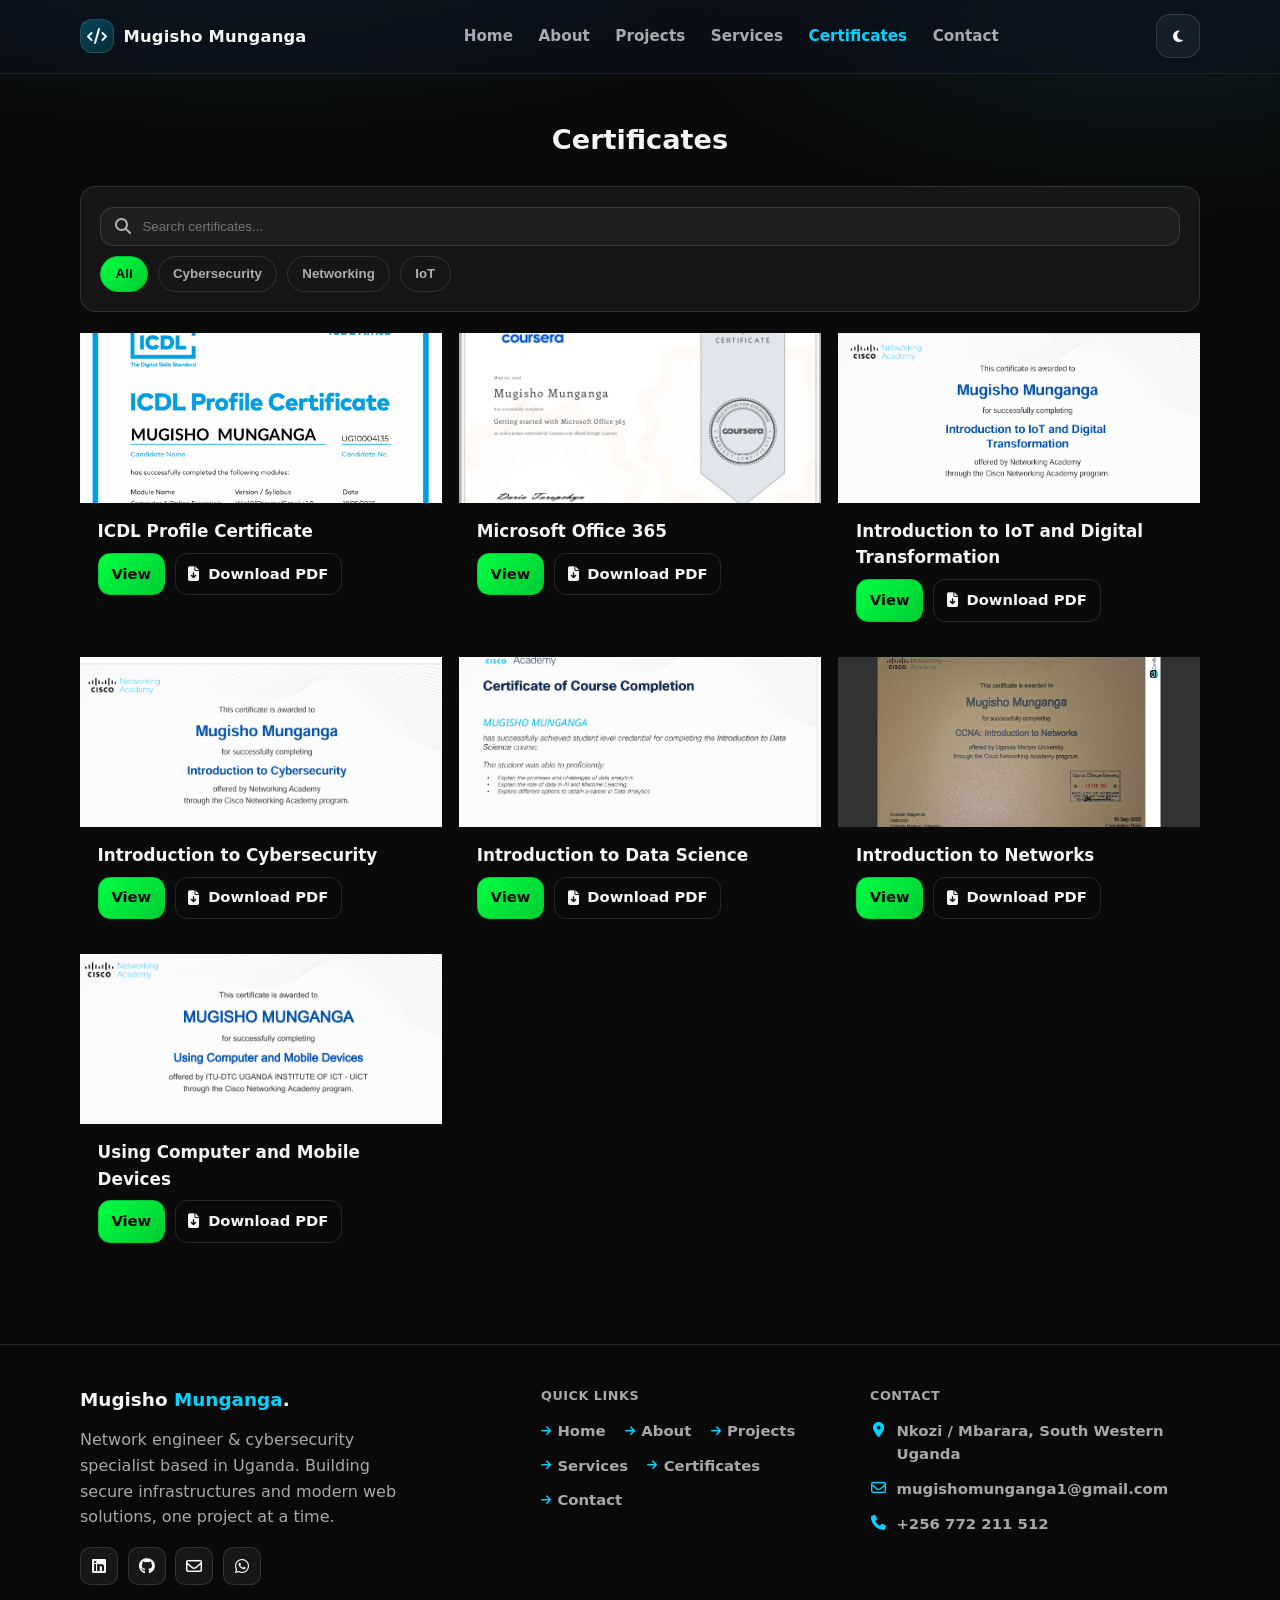
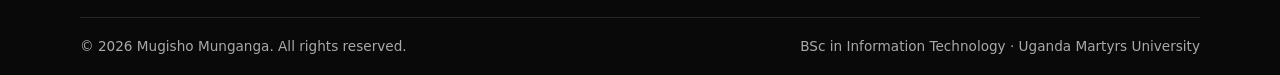
<file: certificates.html>
<!DOCTYPE html>
<html lang="en">
<head>
  <meta charset="utf-8" />
  <meta name="viewport" content="width=device-width, initial-scale=1" />
  <meta name="description" content="Certificates — searchable gallery with view and download actions." />
  <meta name="theme-color" content="#0a1628" />
  <title>Certificates</title>
  <link rel="icon" type="image/jpeg" href="images/romy.jpg" />
  <link rel="preconnect" href="https://cdnjs.cloudflare.com" crossorigin>
  <link rel="stylesheet" href="https://cdnjs.cloudflare.com/ajax/libs/font-awesome/6.5.0/css/all.min.css" referrerpolicy="no-referrer" />
  <link rel="stylesheet" href="css/style.css" />
</head>
<body>
  <a class="skip-link" href="#main">Skip to content</a>

  <header class="site-header" role="banner">
    <div class="container header-inner">
      <a class="brand" href="index.html" aria-label="Go to homepage">
        <span class="brand-mark" aria-hidden="true"><i class="fa-solid fa-code"></i></span>
        <span class="brand-text">Mugisho Munganga</span>
      </a>

      <button class="nav-toggle" type="button" aria-label="Open navigation" aria-controls="primary-nav" aria-expanded="false">
        <span class="nav-toggle-lines" aria-hidden="true"></span>
      </button>

      <nav id="primary-nav" class="primary-nav" aria-label="Primary">
        <a class="nav-link" href="index.html" data-page="home">Home</a>
        <a class="nav-link" href="about.html" data-page="about">About</a>
        <a class="nav-link" href="projects.html" data-page="projects">Projects</a>
        <a class="nav-link" href="services.html" data-page="services">Services</a>
        <a class="nav-link" href="certificates.html" data-page="certificates">Certificates</a>
        <a class="nav-link" href="contact.html" data-page="contact">Contact</a>
      </nav>

      <div class="header-actions" aria-label="Theme and utilities">
        <button class="theme-toggle" type="button" aria-label="Toggle dark/cyber mode">
          <i class="fa-solid fa-moon" aria-hidden="true" data-icon="moon"></i>
          <i class="fa-solid fa-sun" aria-hidden="true" data-icon="sun"></i>
        </button>
      </div>
    </div>
  </header>

  <main id="main">
    <section class="section" aria-labelledby="cert-title">
      <div class="container">
        <div class="section-head reveal">
          <h1 id="cert-title">Certificates</h1>
          
        </div>

        <div class="filters card reveal" role="region" aria-label="Certificate search and filters">
          <div class="filters-row filters-search">

            <label class="sr-only" for="cert-search">Search certificates</label>
            <div class="search-wrap">
              <i class="fa-solid fa-magnifying-glass" aria-hidden="true"></i>
              <input id="cert-search" type="search" placeholder="Search certificates..." autocomplete="off" />
            </div>

            <div class="filters-row" style="margin-top:0">
              <button class="filter-btn is-active" type="button" data-cert-filter="all">All</button>
              <button class="filter-btn" type="button" data-cert-filter="cyber">Cybersecurity</button>
              <button class="filter-btn" type="button" data-cert-filter="network">Networking</button>
              <button class="filter-btn" type="button" data-cert-filter="IoT">IoT</button>
            </div>
          </div>
        </div>

        <div id="cert-grid" class="cert-grid" aria-live="polite">
          <article class="cert-card reveal" data-category="cyber">
            <img src="images/ICDL.png" alt="Certificate: ICDL Certificate" loading="lazy" />
            <h2>ICDL Profile Certificate</h2>
            <div class="small muted"></div>
            <div class="cert-actions">
              <a class="btn btn-primary small" href="certificates/ICDL Profile Certificate - MUGISHO  MUNGANGA.pdf" target="_blank" rel="noopener">View</a>
              <a class="btn btn-ghost small" href="certificates/ICDL Profile Certificate - MUGISHO  MUNGANGA.pdf" download><i class="fa-solid fa-file-arrow-down" aria-hidden="true"></i> Download PDF</a>
            </div>
          </article>

          <article class="cert-card reveal" data-category="cybersecurity">
            <img src="images/coursera.png" alt="Certificate: Introduction to CyberSecurity" loading="lazy" />
            <h2>Microsoft Office 365</h2>
            <div class="cert-actions">
              <a class="btn btn-primary small" href="certificates/Coursera A3AX1NKPSGV9.pdf" target="_blank" rel="noopener">View</a>
              <a class="btn btn-ghost small" href="certificates/Coursera A3AX1NKPSGV9.pdf" download><i class="fa-solid fa-file-arrow-down" aria-hidden="true"></i> Download PDF</a>
            </div>
          </article>

          <article class="cert-card reveal" data-category="IoT">
            <img src="images/IoT.png" alt="Certificate: IoT" loading="lazy" />
            <h2>Introduction to IoT and Digital Transformation</h2>
            <div class="cert-actions">
              <a class="btn btn-primary small" href="certificates/IOT Certificate.pdf" target="_blank" rel="noopener">View</a>
              <a class="btn btn-ghost small" href="certificates/IOT Certificate.pdf" download><i class="fa-solid fa-file-arrow-down" aria-hidden="true"></i> Download PDF</a>
            </div>
          </article>

          <article class="cert-card reveal" data-category="cyber">
            <img src="images/cybersecurity.png" alt="Certificate: Introduction to CyberSecurity" loading="lazy" />
            <h2>Introduction to Cybersecurity</h2>
           
            <div class="cert-actions">
              <a class="btn btn-primary small" href="certificates/Introduction to CyberSecurity.pdf" target="_blank" rel="noopener">View</a>
              <a class="btn btn-ghost small" href="certificates/Introduction to CyberSecurity.pdf" download><i class="fa-solid fa-file-arrow-down" aria-hidden="true"></i> Download PDF</a>
            </div>
          </article>

          <article class="cert-card reveal" data-category="cyber">
            <img src="images/Screenshot (1).png" alt="Certificate: Introduction to Data Science" loading="lazy" />
            <h2>Introduction to Data Science</h2>
            <div class="cert-actions">
              <a class="btn btn-primary small" href="certificates/Introduction to Data Science Certificate.pdf" target="_blank" rel="noopener">View</a>
              <a class="btn btn-ghost small" href="certificates/Introduction to Data Science Certificate.pdf" download><i class="fa-solid fa-file-arrow-down" aria-hidden="true"></i> Download PDF</a>
            </div>
          </article>

          <article class="cert-card reveal" data-category="network">
            <img src="images/certificate.png" alt="Introduction to Networks" loading="lazy" />
            <h2>Introduction to Networks</h2>
            
            <div class="cert-actions">
              <a class="btn btn-primary small" href="certificates/Introduction to networks.pdf" target="_blank" rel="noopener">View</a>
              <a class="btn btn-ghost small" href="certificates/Introduction to networks.pdf" download><i class="fa-solid fa-file-arrow-down" aria-hidden="true"></i> Download PDF</a>
            </div>
          </article>
          <article class="cert-card reveal" data-category="network">
            <img src="images/using computer.png" alt="Certificate: Using Computer and Mobile Devices" loading="lazy" />
            <h2>Using Computer and Mobile Devices</h2>
            
            <div class="cert-actions">
              <a class="btn btn-primary small" href="certificates/Using Computer and Mobile Devices.pdf" target="_blank" rel="noopener">View</a>
              <a class="btn btn-ghost small" href="certificates/Using Computer and Mobile Devices.pdf" download><i class="fa-solid fa-file-arrow-down" aria-hidden="true"></i> Download PDF</a>
            </div>
          </article>
        </div>
      </div>
    </section>
  </main>

  <footer class="site-footer" role="contentinfo">
    <div class="container footer-top">
      <div class="footer-grid">
        <div>
          <p class="footer-brand">Mugisho <span class="accent">Munganga</span>.</p>
          <p class="footer-tagline">Network engineer & cybersecurity specialist based in Uganda. Building secure infrastructures and modern web solutions, one project at a time.</p>
          <div class="footer-social">
            <a href="https://www.linkedin.com/in/mugisho-munganga-7a2748298?utm_source=share&utm_campaign=share_via&utm_content=profile&utm_medium=android_app" aria-label="LinkedIn" target="_blank" rel="noopener"><i class="fa-brands fa-linkedin" aria-hidden="true"></i></a>
            <a href="https://github.com/mugisho259" aria-label="GitHub" target="_blank" rel="noopener"><i class="fa-brands fa-github" aria-hidden="true"></i></a>
            <a href="mailto:mugishomunganga1@gmail.com" aria-label="Email"><i class="fa-regular fa-envelope" aria-hidden="true"></i></a>
            <a href="https://wa.me/256772211512" aria-label="WhatsApp" target="_blank" rel="noopener"><i class="fa-brands fa-whatsapp" aria-hidden="true"></i></a>
          </div>
        </div>

        <div>
          <p class="footer-title">Quick Links</p>
          <div class="footer-links">
            <a href="index.html"><i class="fa-solid fa-arrow-right" aria-hidden="true"></i> Home</a>
            <a href="about.html"><i class="fa-solid fa-arrow-right" aria-hidden="true"></i> About</a>
            <a href="projects.html"><i class="fa-solid fa-arrow-right" aria-hidden="true"></i> Projects</a>
            <a href="services.html"><i class="fa-solid fa-arrow-right" aria-hidden="true"></i> Services</a>
            <a href="certificates.html"><i class="fa-solid fa-arrow-right" aria-hidden="true"></i> Certificates</a>
            <a href="contact.html"><i class="fa-solid fa-arrow-right" aria-hidden="true"></i> Contact</a>
          </div>
        </div>

        <div>
          <p class="footer-title">Contact</p>
          <div class="footer-contact">
            <div class="footer-contact-item">
              <i class="fa-solid fa-location-dot" aria-hidden="true"></i>
              <span>Nkozi / Mbarara, South Western Uganda</span>
            </div>
            <div class="footer-contact-item">
              <i class="fa-regular fa-envelope" aria-hidden="true"></i>
              <a href="mailto:mugishomunganga1@gmail.com">mugishomunganga1@gmail.com</a>
            </div>
            <div class="footer-contact-item">
              <i class="fa-solid fa-phone" aria-hidden="true"></i>
              <a href="tel:+256772211512">+256 772 211 512</a>
            </div>
          </div>
        </div>
      </div>
    </div>

    <div class="container footer-bottom">
      <p>&copy; 2026 Mugisho Munganga. All rights reserved.</p>
      <p>BSc in Information Technology &middot; Uganda Martyrs University</p>
    </div>

    <button class="back-to-top" type="button" aria-label="Back to top">
      <i class="fa-solid fa-arrow-up" aria-hidden="true"></i>
    </button>
  </footer>

  <script src="js/main.js" defer></script>
</body>
</html>
</file>
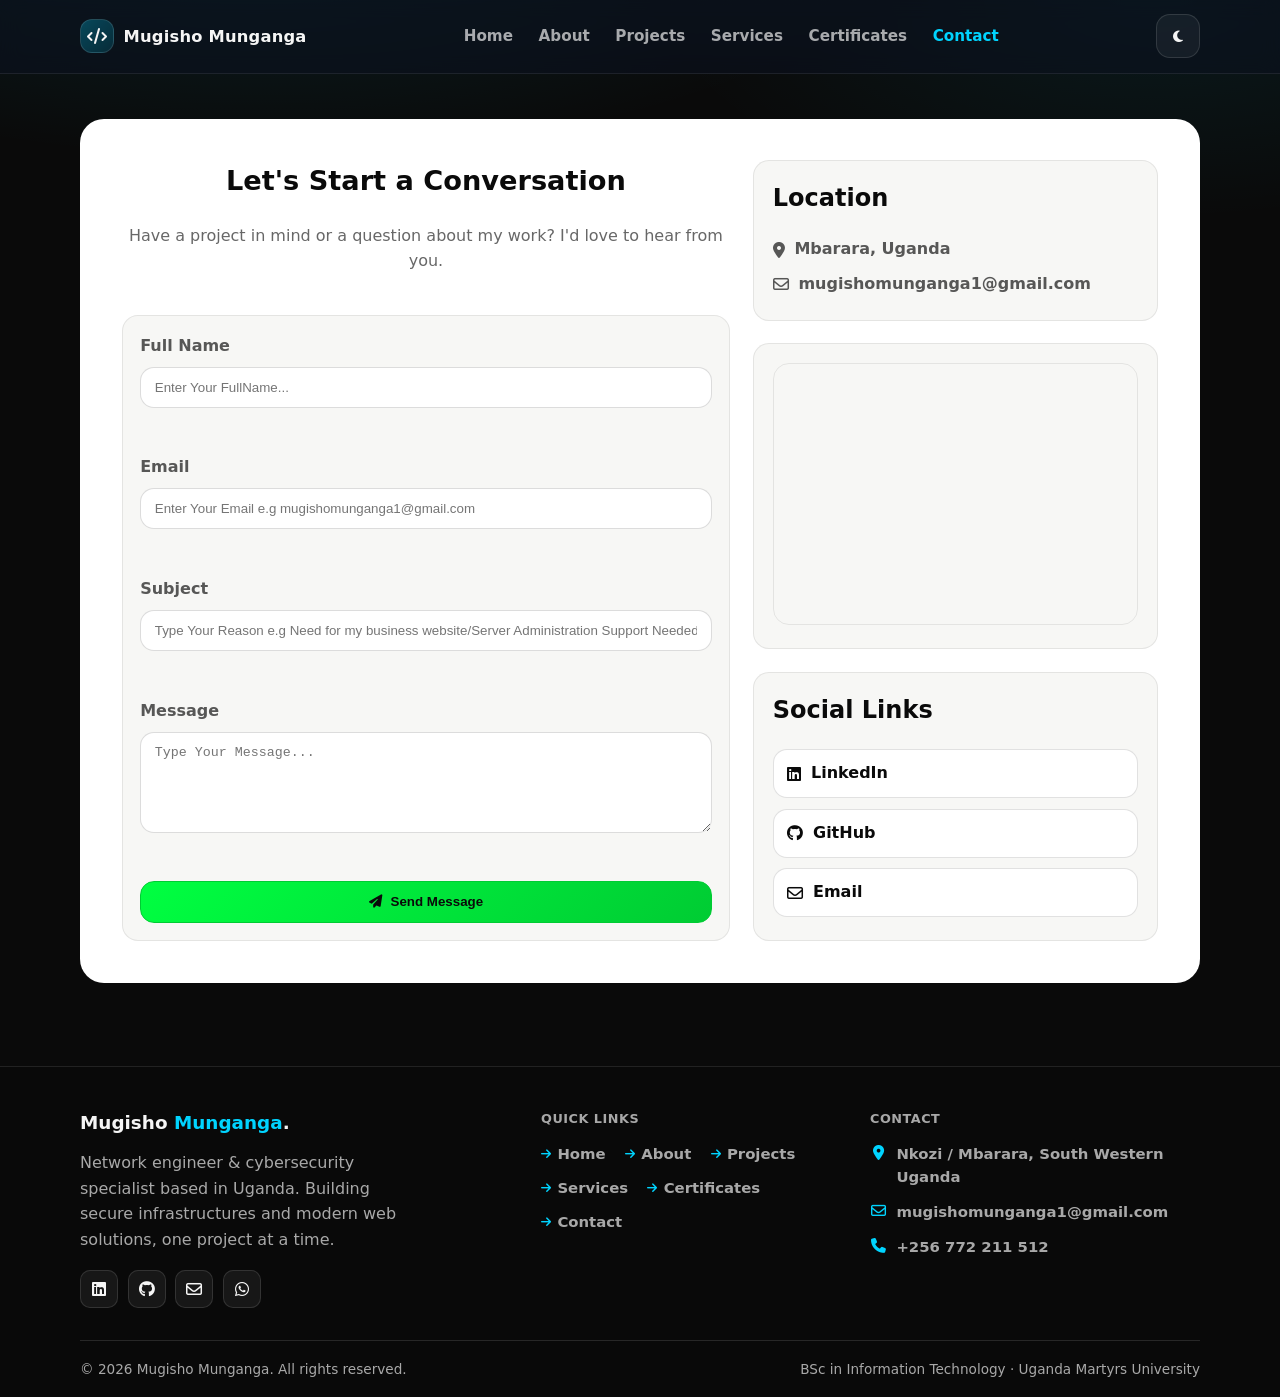
<file: contact.html>
<!DOCTYPE html>
<html lang="en">
<head>
  <meta charset="utf-8" />
  <meta name="viewport" content="width=device-width, initial-scale=1" />
  <meta name="description" content="Contact Mugisho — validated form with EmailJS integration and notifications." />
  <meta name="theme-color" content="#0a1628" />
  <title>Contact</title>
  <link rel="icon" type="image/jpeg" href="images/romy.jpg" />
  <link rel="preconnect" href="https://cdnjs.cloudflare.com" crossorigin>
  <link rel="stylesheet" href="https://cdnjs.cloudflare.com/ajax/libs/font-awesome/6.5.0/css/all.min.css" referrerpolicy="no-referrer" />
  <link rel="stylesheet" href="css/style.css" />
</head>
<body>
  <a class="skip-link" href="#main">Skip to content</a>

  <header class="site-header" role="banner">
    <div class="container header-inner">
      <a class="brand" href="index.html" aria-label="Go to homepage">
        <span class="brand-mark" aria-hidden="true"><i class="fa-solid fa-code"></i></span>
        <span class="brand-text">Mugisho Munganga</span>
      </a>

      <button class="nav-toggle" type="button" aria-label="Open navigation" aria-controls="primary-nav" aria-expanded="false">
        <span class="nav-toggle-lines" aria-hidden="true"></span>
      </button>

      <nav id="primary-nav" class="primary-nav" aria-label="Primary">
        <a class="nav-link" href="index.html" data-page="home">Home</a>
        <a class="nav-link" href="about.html" data-page="about">About</a>
        <a class="nav-link" href="projects.html" data-page="projects">Projects</a>
        <a class="nav-link" href="services.html" data-page="services">Services</a>
        <a class="nav-link" href="certificates.html" data-page="certificates">Certificates</a>
        <a class="nav-link" href="contact.html" data-page="contact">Contact</a>
      </nav>

      <div class="header-actions" aria-label="Theme and utilities">
        <button class="theme-toggle" type="button" aria-label="Toggle dark/cyber mode">
          <i class="fa-solid fa-moon" aria-hidden="true" data-icon="moon"></i>
          <i class="fa-solid fa-sun" aria-hidden="true" data-icon="sun"></i>
        </button>
      </div>
    </div>
  </header>

  <main id="main">
    <section class="section" aria-labelledby="contact-title">
      <div class="container contact-grid contact-light">
        <div class="contact-left">
          <div class="section-head reveal">
            <h1 id="contact-title">Let's Start a Conversation</h1>
            <p>Have a project in mind or a question about my work? I'd love to hear from you.</p>
          </div>


          <form id="contact-form" class="card contact-card reveal" novalidate>
            <div class="form-grid">
              <div class="field">
                <label for="fullName" data-i18n="fullName">Full Name</label>
                <input id="fullName" name="fullName" type="text" autocomplete="name" placeholder="Enter Your FullName..."           required minlength="2" />
                <div class="field-error" id="err-fullName" role="alert" aria-live="polite"></div>
              </div>


              <div class="field">
                <label for="email" data-i18n="email">Email</label>
                <input id="email" name="email" type="email" autocomplete="email" placeholder="Enter Your Email e.g mugishomunganga1@gmail.com" required />
                <div class="field-error" id="err-email" role="alert" aria-live="polite"></div>
              </div>


              <div class="field">
                <label for="subject" data-i18n="subject">Subject</label>
                <input id="subject" name="subject" type="text" placeholder="Type Your Reason e.g Need for my business website/Server Administration Support Needed" required minlength="3" />
                <div class="field-error" id="err-subject" role="alert" aria-live="polite"></div>
              </div>

              <div class="field field-full">
                <label for="message" data-i18n="message">Message</label>
                <textarea id="message" name="message" rows="5" placeholder="Type Your Message..." required minlength="10"></textarea>
                <div class="field-error" id="err-message" role="alert" aria-live="polite"></div>
              </div>

              <div class="field field-full">
                <button class="btn btn-primary" type="submit" data-i18n="sendMessage">
                  <i class="fa-solid fa-paper-plane" aria-hidden="true"></i>
                  Send Message
                </button>
              </div>


            </div>
          </form>

          <div id="form-toast" class="toast" role="status" aria-live="polite" aria-atomic="true" hidden></div>
        </div>

        <aside class="contact-right" aria-label="Contact details">
          <section class="card reveal">
            <h2 class="h3" data-i18n="location">Location</h2>
            <div class="meta-row"><i class="fa-solid fa-location-dot" aria-hidden="true"></i><span>Mbarara, Uganda</span></div>

            <div class="meta-row"><i class="fa-regular fa-envelope" aria-hidden="true"></i><span>mugishomunganga1@gmail.com</span></div>
          </section>

          <section class="card reveal">
      
            <div class="map-embed">
              <iframe
                title="Map showing Mbarara and Isingiro, Uganda"
                src="https://www.google.com/maps?saddr=Mbarara,+Uganda&daddr=Isingiro,+Uganda&output=embed"
                loading="lazy"
                referrerpolicy="no-referrer-when-downgrade">
              </iframe>
            </div>
          </section>

          <section class="card reveal">
            <h2 class="h3" data-i18n="socialLinks">Social Links</h2>
            <div class="social-stack">
              <a class="social-chip" href="https://www.linkedin.com/in/mugisho-munganga-7a2748298?utm_source=share&utm_campaign=share_via&utm_content=profile&utm_medium=android_app" target="_blank" rel="noopener"><i class="fa-brands fa-linkedin" aria-hidden="true"></i> LinkedIn</a>
              <a class="social-chip" href="https://github.com/mugisho259" target="_blank" rel="noopener"><i class="fa-brands fa-github" aria-hidden="true"></i> GitHub</a>
              <a class="social-chip" href="mailto:mugishomunganga1@gmail.com"><i class="fa-regular fa-envelope" aria-hidden="true"></i> Email</a>
            </div>
          </section>
        </aside>
      </div>
    </section>
  </main>

  <footer class="site-footer" role="contentinfo">
    <div class="container footer-top">
      <div class="footer-grid">
        <div>
          <p class="footer-brand">Mugisho <span class="accent">Munganga</span>.</p>
          <p class="footer-tagline">Network engineer & cybersecurity specialist based in Uganda. Building secure infrastructures and modern web solutions, one project at a time.</p>
          <div class="footer-social">
            <a href="https://www.linkedin.com/in/mugisho-munganga-7a2748298?utm_source=share&utm_campaign=share_via&utm_content=profile&utm_medium=android_app" aria-label="LinkedIn" target="_blank" rel="noopener"><i class="fa-brands fa-linkedin" aria-hidden="true"></i></a>
            <a href="https://github.com/mugisho259" aria-label="GitHub" target="_blank" rel="noopener"><i class="fa-brands fa-github" aria-hidden="true"></i></a>
            <a href="mailto:mugishomunganga1@gmail.com" aria-label="Email"><i class="fa-regular fa-envelope" aria-hidden="true"></i></a>
            <a href="https://wa.me/256772211512" aria-label="WhatsApp" target="_blank" rel="noopener"><i class="fa-brands fa-whatsapp" aria-hidden="true"></i></a>
          </div>
        </div>

        <div>
          <p class="footer-title">Quick Links</p>
          <div class="footer-links">
            <a href="index.html"><i class="fa-solid fa-arrow-right" aria-hidden="true"></i> Home</a>
            <a href="about.html"><i class="fa-solid fa-arrow-right" aria-hidden="true"></i> About</a>
            <a href="projects.html"><i class="fa-solid fa-arrow-right" aria-hidden="true"></i> Projects</a>
            <a href="services.html"><i class="fa-solid fa-arrow-right" aria-hidden="true"></i> Services</a>
            <a href="certificates.html"><i class="fa-solid fa-arrow-right" aria-hidden="true"></i> Certificates</a>
            <a href="contact.html"><i class="fa-solid fa-arrow-right" aria-hidden="true"></i> Contact</a>
          </div>
        </div>

        <div>
          <p class="footer-title">Contact</p>
          <div class="footer-contact">
            <div class="footer-contact-item">
              <i class="fa-solid fa-location-dot" aria-hidden="true"></i>
              <span>Nkozi / Mbarara, South Western Uganda</span>
            </div>
            <div class="footer-contact-item">
              <i class="fa-regular fa-envelope" aria-hidden="true"></i>
              <a href="mailto:mugishomunganga1@gmail.com">mugishomunganga1@gmail.com</a>
            </div>
            <div class="footer-contact-item">
              <i class="fa-solid fa-phone" aria-hidden="true"></i>
              <a href="tel:+256772211512">+256 772 211 512</a>
            </div>
          </div>
        </div>
      </div>
    </div>

    <div class="container footer-bottom">
      <p>&copy; 2026 Mugisho Munganga. All rights reserved.</p>
      <p>BSc in Information Technology &middot; Uganda Martyrs University</p>
    </div>

    <button class="back-to-top" type="button" aria-label="Back to top">
      <i class="fa-solid fa-arrow-up" aria-hidden="true"></i>
    </button>
  </footer>

  <script src="js/main.js" defer></script>
</body>
</html>
</file>
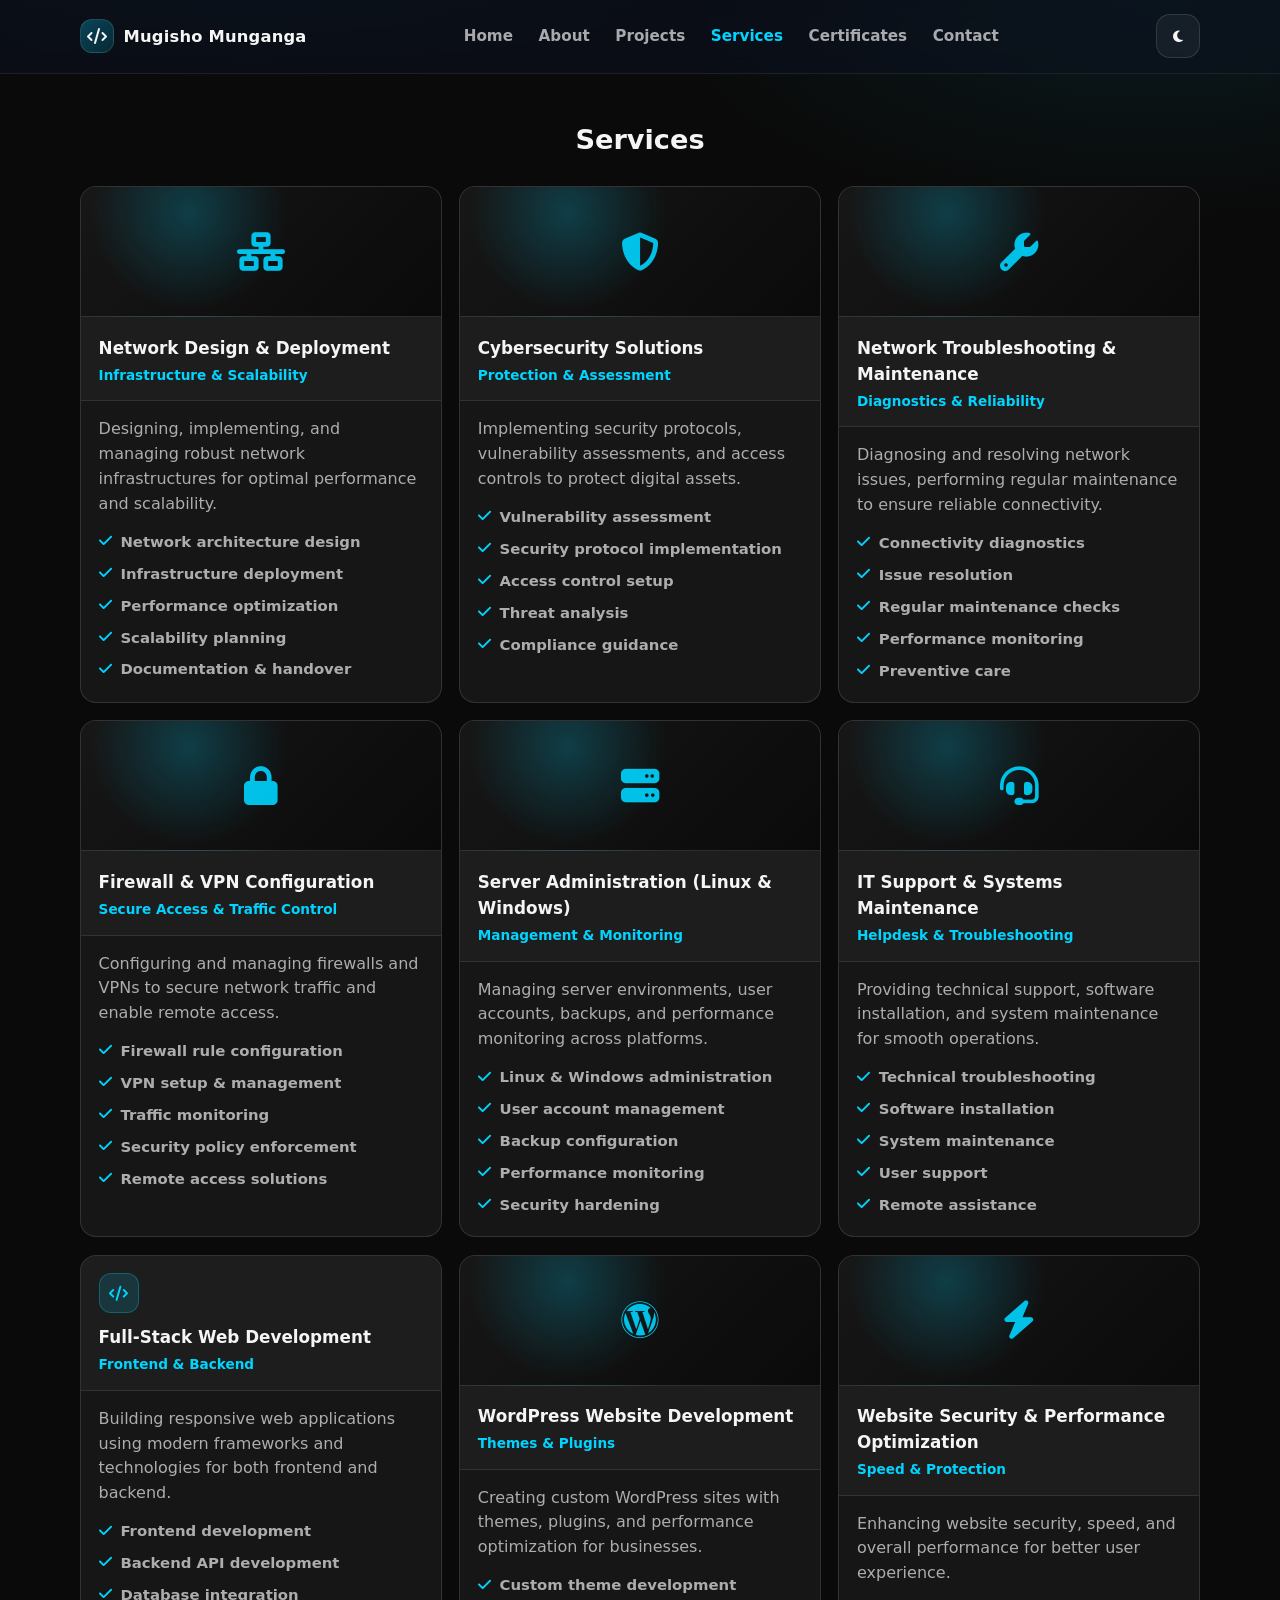
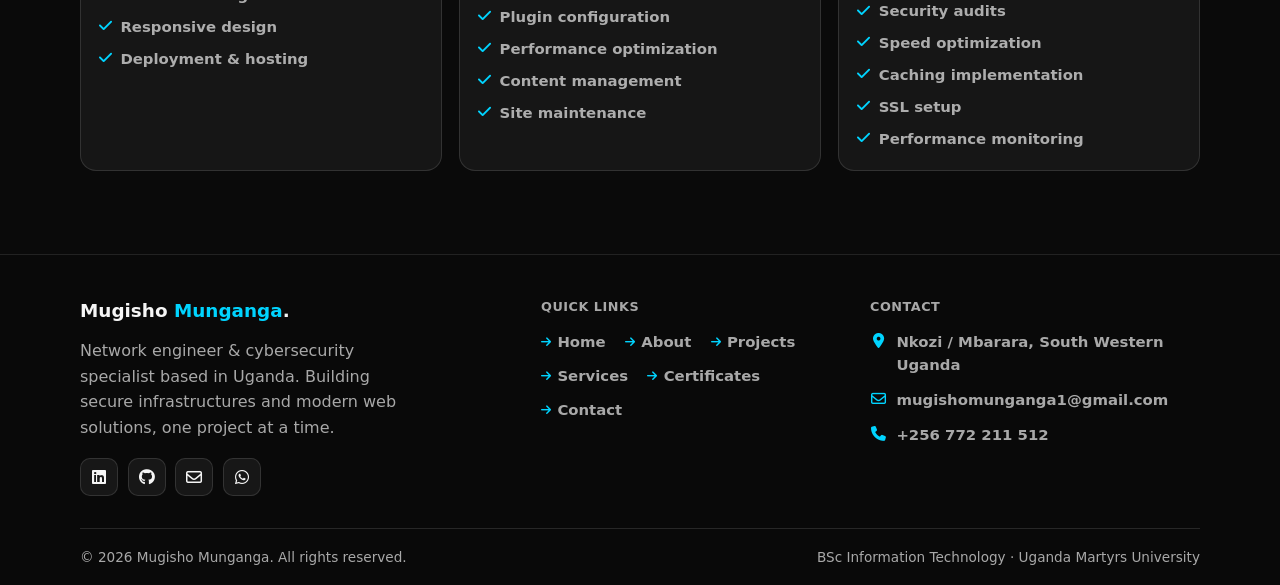
<file: services.html>
<!DOCTYPE html>
<html lang="en">
<head>
  <meta charset="utf-8" />
  <meta name="viewport" content="width=device-width, initial-scale=1" />
  <meta name="description" content="Services — network design, cybersecurity, troubleshooting, firewall & VPN, server administration, IT support, web development, WordPress, website security & performance." />
  <meta name="theme-color" content="#0a1628" />
  <title>Services</title>
  <link rel="icon" type="image/jpeg" href="images/romy.jpg" />
  <link rel="preconnect" href="https://cdnjs.cloudflare.com" crossorigin>
  <link rel="stylesheet" href="https://cdnjs.cloudflare.com/ajax/libs/font-awesome/6.5.0/css/all.min.css" referrerpolicy="no-referrer" />
  <link rel="stylesheet" href="css/style.css" />
</head>
<body>
  <a class="skip-link" href="#main">Skip to content</a>

  <header class="site-header" role="banner">
    <div class="container header-inner">
      <a class="brand" href="index.html" aria-label="Go to homepage">
        <span class="brand-mark" aria-hidden="true"><i class="fa-solid fa-code"></i></span>
        <span class="brand-text">Mugisho Munganga</span>
      </a>

      <button class="nav-toggle" type="button" aria-label="Open navigation" aria-controls="primary-nav" aria-expanded="false">
        <span class="nav-toggle-lines" aria-hidden="true"></span>
      </button>

      <nav id="primary-nav" class="primary-nav" aria-label="Primary">
        <a class="nav-link" href="index.html" data-page="home">Home</a>
        <a class="nav-link" href="about.html" data-page="about">About</a>
        <a class="nav-link" href="projects.html" data-page="projects">Projects</a>
        <a class="nav-link" href="services.html" data-page="services">Services</a>
        <a class="nav-link" href="certificates.html" data-page="certificates">Certificates</a>
        <a class="nav-link" href="contact.html" data-page="contact">Contact</a>
      </nav>

      <div class="header-actions" aria-label="Theme and utilities">
        <button class="theme-toggle" type="button" aria-label="Toggle dark/cyber mode">
          <i class="fa-solid fa-moon" aria-hidden="true" data-icon="moon"></i>
          <i class="fa-solid fa-sun" aria-hidden="true" data-icon="sun"></i>
        </button>
      </div>
    </div>
  </header>

  <main id="main">
    <section class="section" aria-labelledby="services-title">
      <div class="container">
        <div class="section-head reveal">
          <h1 id="services-title">Services</h1>
        </div>
        <div class="grid-3">

          <article class="service-card card reveal">
            <div class="service-banner" aria-hidden="true"><i class="fa-solid fa-network-wired"></i></div>
            <div class="service-header">
              
              <h2>Network Design & Deployment</h2>
              <p class="service-tag">Infrastructure & Scalability</p>
            </div>
            <div class="service-body">
              <p>Designing, implementing, and managing robust network infrastructures for optimal performance and scalability.</p>
              <ul class="service-list">
                <li><i class="fa-solid fa-check" aria-hidden="true"></i> Network architecture design</li>
                <li><i class="fa-solid fa-check" aria-hidden="true"></i> Infrastructure deployment</li>
                <li><i class="fa-solid fa-check" aria-hidden="true"></i> Performance optimization</li>
                <li><i class="fa-solid fa-check" aria-hidden="true"></i> Scalability planning</li>
                <li><i class="fa-solid fa-check" aria-hidden="true"></i> Documentation & handover</li>
              </ul>
            </div>
          </article>

          <article class="service-card card reveal">
            <div class="service-banner" aria-hidden="true"><i class="fa-solid fa-shield-halved"></i></div>
            <div class="service-header">
              
              <h2>Cybersecurity Solutions</h2>
              <p class="service-tag">Protection & Assessment</p>
            </div>
            <div class="service-body">
              <p>Implementing security protocols, vulnerability assessments, and access controls to protect digital assets.</p>
              <ul class="service-list">
                <li><i class="fa-solid fa-check" aria-hidden="true"></i> Vulnerability assessment</li>
                <li><i class="fa-solid fa-check" aria-hidden="true"></i> Security protocol implementation</li>
                <li><i class="fa-solid fa-check" aria-hidden="true"></i> Access control setup</li>
                <li><i class="fa-solid fa-check" aria-hidden="true"></i> Threat analysis</li>
                <li><i class="fa-solid fa-check" aria-hidden="true"></i> Compliance guidance</li>
              </ul>
            </div>
          </article>

          <article class="service-card card reveal">
            <div class="service-banner" aria-hidden="true"><i class="fa-solid fa-wrench"></i></div>
            <div class="service-header">
              
              <h2>Network Troubleshooting & Maintenance</h2>
              <p class="service-tag">Diagnostics & Reliability</p>
            </div>
            <div class="service-body">
              <p>Diagnosing and resolving network issues, performing regular maintenance to ensure reliable connectivity.</p>
              <ul class="service-list">
                <li><i class="fa-solid fa-check" aria-hidden="true"></i> Connectivity diagnostics</li>
                <li><i class="fa-solid fa-check" aria-hidden="true"></i> Issue resolution</li>
                <li><i class="fa-solid fa-check" aria-hidden="true"></i> Regular maintenance checks</li>
                <li><i class="fa-solid fa-check" aria-hidden="true"></i> Performance monitoring</li>
                <li><i class="fa-solid fa-check" aria-hidden="true"></i> Preventive care</li>
              </ul>
            </div>
          </article>

          <article class="service-card card reveal">
            <div class="service-banner" aria-hidden="true"><i class="fa-solid fa-lock"></i></div>
            <div class="service-header">
              
              <h2>Firewall & VPN Configuration</h2>
              <p class="service-tag">Secure Access & Traffic Control</p>
            </div>
            <div class="service-body">
              <p>Configuring and managing firewalls and VPNs to secure network traffic and enable remote access.</p>
              <ul class="service-list">
                <li><i class="fa-solid fa-check" aria-hidden="true"></i> Firewall rule configuration</li>
                <li><i class="fa-solid fa-check" aria-hidden="true"></i> VPN setup & management</li>
                <li><i class="fa-solid fa-check" aria-hidden="true"></i> Traffic monitoring</li>
                <li><i class="fa-solid fa-check" aria-hidden="true"></i> Security policy enforcement</li>
                <li><i class="fa-solid fa-check" aria-hidden="true"></i> Remote access solutions</li>
              </ul>
            </div>
          </article>

          <article class="service-card card reveal">
            <div class="service-banner" aria-hidden="true"><i class="fa-solid fa-server"></i></div>
            <div class="service-header">
              
              <h2>Server Administration (Linux & Windows)</h2>
              <p class="service-tag">Management & Monitoring</p>
            </div>
            <div class="service-body">
              <p>Managing server environments, user accounts, backups, and performance monitoring across platforms.</p>
              <ul class="service-list">
                <li><i class="fa-solid fa-check" aria-hidden="true"></i> Linux & Windows administration</li>
                <li><i class="fa-solid fa-check" aria-hidden="true"></i> User account management</li>
                <li><i class="fa-solid fa-check" aria-hidden="true"></i> Backup configuration</li>
                <li><i class="fa-solid fa-check" aria-hidden="true"></i> Performance monitoring</li>
                <li><i class="fa-solid fa-check" aria-hidden="true"></i> Security hardening</li>
              </ul>
            </div>
          </article>

          <article class="service-card card reveal">
            <div class="service-banner" aria-hidden="true"><i class="fa-solid fa-headset"></i></div>
            <div class="service-header">
              
              <h2>IT Support & Systems Maintenance</h2>
              <p class="service-tag">Helpdesk & Troubleshooting</p>
            </div>
            <div class="service-body">
              <p>Providing technical support, software installation, and system maintenance for smooth operations.</p>
              <ul class="service-list">
                <li><i class="fa-solid fa-check" aria-hidden="true"></i> Technical troubleshooting</li>
                <li><i class="fa-solid fa-check" aria-hidden="true"></i> Software installation</li>
                <li><i class="fa-solid fa-check" aria-hidden="true"></i> System maintenance</li>
                <li><i class="fa-solid fa-check" aria-hidden="true"></i> User support</li>
                <li><i class="fa-solid fa-check" aria-hidden="true"></i> Remote assistance</li>
              </ul>
            </div>
          </article>

          <article class="service-card card reveal">
            
            <div class="service-header">
              <div class="service-icon"><i class="fa-solid fa-code" aria-hidden="true"></i></div>
              <h2>Full-Stack Web Development</h2>
              <p class="service-tag">Frontend & Backend</p>
            </div>
            <div class="service-body">
              <p>Building responsive web applications using modern frameworks and technologies for both frontend and backend.</p>
              <ul class="service-list">
                <li><i class="fa-solid fa-check" aria-hidden="true"></i> Frontend development</li>
                <li><i class="fa-solid fa-check" aria-hidden="true"></i> Backend API development</li>
                <li><i class="fa-solid fa-check" aria-hidden="true"></i> Database integration</li>
                <li><i class="fa-solid fa-check" aria-hidden="true"></i> Responsive design</li>
                <li><i class="fa-solid fa-check" aria-hidden="true"></i> Deployment & hosting</li>
              </ul>
            </div>
          </article>

          <article class="service-card card reveal">
            <div class="service-banner" aria-hidden="true"><i class="fa-brands fa-wordpress"></i></div>
            <div class="service-header">
              
              <h2>WordPress Website Development</h2>
              <p class="service-tag">Themes & Plugins</p>
            </div>
            <div class="service-body">
              <p>Creating custom WordPress sites with themes, plugins, and performance optimization for businesses.</p>
              <ul class="service-list">
                <li><i class="fa-solid fa-check" aria-hidden="true"></i> Custom theme development</li>
                <li><i class="fa-solid fa-check" aria-hidden="true"></i> Plugin configuration</li>
                <li><i class="fa-solid fa-check" aria-hidden="true"></i> Performance optimization</li>
                <li><i class="fa-solid fa-check" aria-hidden="true"></i> Content management</li>
                <li><i class="fa-solid fa-check" aria-hidden="true"></i> Site maintenance</li>
              </ul>
            </div>
          </article>

          <article class="service-card card reveal">
            <div class="service-banner" aria-hidden="true"><i class="fa-solid fa-bolt"></i></div>
            <div class="service-header">
              
              <h2>Website Security & Performance Optimization</h2>
              <p class="service-tag">Speed & Protection</p>
            </div>
            <div class="service-body">
              <p>Enhancing website security, speed, and overall performance for better user experience.</p>
              <ul class="service-list">
                <li><i class="fa-solid fa-check" aria-hidden="true"></i> Security audits</li>
                <li><i class="fa-solid fa-check" aria-hidden="true"></i> Speed optimization</li>
                <li><i class="fa-solid fa-check" aria-hidden="true"></i> Caching implementation</li>
                <li><i class="fa-solid fa-check" aria-hidden="true"></i> SSL setup</li>
                <li><i class="fa-solid fa-check" aria-hidden="true"></i> Performance monitoring</li>
              </ul>
            </div>
          </article>
        </div>
      </div>
    </section>
  </main>

  <footer class="site-footer" role="contentinfo">
    <div class="container footer-top">
      <div class="footer-grid">
        <div>
          <p class="footer-brand">Mugisho <span class="accent">Munganga</span>.</p>
          <p class="footer-tagline">Network engineer & cybersecurity specialist based in Uganda. Building secure infrastructures and modern web solutions, one project at a time.</p>
          <div class="footer-social">
            <a href="https://www.linkedin.com/in/mugisho-munganga-7a2748298?utm_source=share&utm_campaign=share_via&utm_content=profile&utm_medium=android_app" aria-label="LinkedIn" target="_blank" rel="noopener"><i class="fa-brands fa-linkedin" aria-hidden="true"></i></a>
            <a href="https://github.com/mugisho259" aria-label="GitHub" target="_blank" rel="noopener"><i class="fa-brands fa-github" aria-hidden="true"></i></a>
            <a href="mailto:mugishomunganga1@gmail.com" aria-label="Email"><i class="fa-regular fa-envelope" aria-hidden="true"></i></a>
            <a href="https://wa.me/256772211512" aria-label="WhatsApp" target="_blank" rel="noopener"><i class="fa-brands fa-whatsapp" aria-hidden="true"></i></a>
          </div>
        </div>

        <div>
          <p class="footer-title">Quick Links</p>
          <div class="footer-links">
            <a href="index.html"><i class="fa-solid fa-arrow-right" aria-hidden="true"></i> Home</a>
            <a href="about.html"><i class="fa-solid fa-arrow-right" aria-hidden="true"></i> About</a>
            <a href="projects.html"><i class="fa-solid fa-arrow-right" aria-hidden="true"></i> Projects</a>
            <a href="services.html"><i class="fa-solid fa-arrow-right" aria-hidden="true"></i> Services</a>
            <a href="certificates.html"><i class="fa-solid fa-arrow-right" aria-hidden="true"></i> Certificates</a>
            <a href="contact.html"><i class="fa-solid fa-arrow-right" aria-hidden="true"></i> Contact</a>
          </div>
        </div>

        <div>
          <p class="footer-title">Contact</p>
          <div class="footer-contact">
            <div class="footer-contact-item">
              <i class="fa-solid fa-location-dot" aria-hidden="true"></i>
              <span>Nkozi / Mbarara, South Western Uganda</span>
            </div>
            <div class="footer-contact-item">
              <i class="fa-regular fa-envelope" aria-hidden="true"></i>
              <a href="mailto:mugishomunganga1@gmail.com">mugishomunganga1@gmail.com</a>
            </div>
            <div class="footer-contact-item">
              <i class="fa-solid fa-phone" aria-hidden="true"></i>
              <a href="tel:+256772211512">+256 772 211 512</a>
            </div>
          </div>
        </div>
      </div>
    </div>

    <div class="container footer-bottom">
      <p>&copy; 2026 Mugisho Munganga. All rights reserved.</p>
      <p>BSc Information Technology &middot; Uganda Martyrs University</p>
    </div>

    <button class="back-to-top" type="button" aria-label="Back to top">
      <i class="fa-solid fa-arrow-up" aria-hidden="true"></i>
    </button>
  </footer>

  <script src="js/main.js" defer></script>
</body>
</html>
</file>
<file: css/style.css>
/* Portfolio-tech-themed, responsive, accessible */

:root{
  --bg: #0a0a0a;
  --panel: rgba(255,255,255,.05);
  --panel-2: rgba(255,255,255,.08);
  --text: #f5f5f5;
  --muted: rgba(245,245,245,.68);
  --border: rgba(255,255,255,.12);
  --shadow: 0 18px 50px rgba(0,0,0,.5);

  --primary: #00d4ff;
  --primary-2: #00b4d8;
  --accent: #00d4ff;

  --focus: #00d4ff;

  --radius: 16px;
  --radius-sm: 12px;

  --container: 1120px;

  --font: ui-sans-serif, system-ui, -apple-system, Segoe UI, Roboto, Helvetica, Arial, "Apple Color Emoji","Segoe UI Emoji";
  --mono: ui-monospace, SFMono-Regular, Menlo, Monaco, Consolas, "Liberation Mono","Courier New", monospace;
}

[data-theme="cyber"]{
  --bg: #0a1628;
  --panel: rgba(0,212,255,.08);
  --panel-2: rgba(0,212,255,.12);
  --text: #e0f7fa;
  --muted: rgba(224,247,250,.7);
  --border: rgba(0,212,255,.2);
  --shadow: 0 18px 50px rgba(0,0,0,.6);

  --focus: #00d4ff;
}

*{ box-sizing: border-box; }
html{ scroll-behavior: smooth; }
@media (prefers-reduced-motion: reduce){ html{ scroll-behavior: auto; } }

body{
  margin: 0;
  font-family: var(--font);
  background:
    radial-gradient(1200px 500px at 20% -10%, rgba(0,212,255,.14), transparent 60%),
    radial-gradient(900px 400px at 90% 0%, rgba(0,212,255,.08), transparent 55%),
    var(--bg);
  color: var(--text);
  line-height: 1.55;
}

img{ max-width: 100%; display: block; }

.skip-link{
  position: absolute;
  left: -999px;
  top: 12px;
  padding: 10px 14px;
  background: var(--panel-2);
  border: 1px solid var(--border);
  border-radius: 10px;
  color: var(--text);
  z-index: 1000;
}
.skip-link:focus{ left: 12px; }

.container{ width: min(var(--container), calc(100% - 2rem)); margin: 0 auto; }

.site-header{
  position: sticky;
  top: 0;
  z-index: 50;
  backdrop-filter: blur(10px);
  background: rgba(11,18,32,.55);
  border-bottom: 1px solid rgba(255,255,255,.08);
}
[data-theme="cyber"] .site-header{ background: rgba(10,22,40,.85); border-bottom-color: rgba(0,212,255,.15); }

.header-inner{
  display: flex;
  align-items: center;
  justify-content: space-between;
  gap: 1rem;
  padding: .9rem 0;
}

.brand{
  display: inline-flex;
  align-items: center;
  gap: .6rem;
  text-decoration: none;
  color: var(--text);
  font-weight: 800;
  letter-spacing: .2px;
}
.brand-mark{
  width: 34px; height: 34px;
  display: grid; place-items: center;
  border: 1px solid var(--border);
  background: linear-gradient(135deg, rgba(0,212,255,.28), rgba(0,180,216,.16));
  border-radius: 12px;
}
.brand-text{ font-size: 1.02rem; }

.primary-nav{
  display: flex;
  gap: 1.6rem;
  align-items: center;
}

.nav-link{
  text-decoration: none;
  color: var(--muted);
  padding: .3rem 0;
  font-weight: 650;
  font-size: .95rem;
}
.nav-link:hover{ color: var(--text); }
.nav-link.is-active{
  color: var(--primary);
  font-weight: 800;
}

.header-actions{ display: flex; align-items: center; gap: .75rem; }

.theme-toggle{
  border: 1px solid var(--border);
  background: var(--panel);
  color: var(--text);
  width: 44px; height: 44px;
  border-radius: 14px;
  cursor: pointer;
  display: grid; place-items: center;
}
.theme-toggle:focus-visible{ outline: 3px solid rgba(0,212,255,.45); outline-offset: 2px; }

.theme-toggle i[data-icon="sun"]{ display: none; }
[data-theme="cyber"] .theme-toggle i[data-icon="sun"]{ display: inline; }
[data-theme="cyber"] .theme-toggle i[data-icon="moon"]{ display: none; }

.nav-toggle{ display: none; }

.hero{ padding: 4.2rem 0 3rem; }
.hero-grid{ display: grid; grid-template-columns: 1.2fr .8fr; gap: 2.2rem; align-items: center; }

.eyebrow{ color: var(--muted); font-weight: 700; display: inline-flex; align-items: center; gap: .55rem; }
.dot{ width: 10px; height: 10px; border-radius: 999px; background: #00ff41; box-shadow: 0 0 0 6px rgba(0,255,65,.25); }

.hero h1{ font-size: clamp(1.8rem, 2.6vw, 2.6rem); line-height: 1.15; margin: .7rem 0; }
.hero-lead{ color: var(--muted); font-size: 1.06rem; }

.typing-text{ font-family: var(--mono); color: #00d4ff; border-bottom: 2px solid rgba(0,212,255,.35); padding-bottom: .05rem; }

.hero-ctas{ display: flex; flex-wrap: wrap; gap: .85rem; margin-top: 1.6rem; }

.btn{
  text-decoration: none;
  display: inline-flex;
  align-items: center;
  justify-content: center;
  gap: .55rem;
  padding: .78rem 1rem;
  border-radius: 14px;
  border: 1px solid var(--border);
  cursor: pointer;
  font-weight: 750;
  transition: transform .2s ease, background .2s ease, border-color .2s ease, opacity .2s ease;
}
.btn:focus-visible{ outline: 3px solid rgba(0,212,255,.45); outline-offset: 2px; }
.btn:hover{ transform: translateY(-1px); }
.btn:active{ transform: translateY(0); }

.btn-primary{
  background: linear-gradient(135deg, #00ff41, #00cc33);
  border-color: #00cc33;
  color: #0a0a0a;
}
.btn-primary:hover{ opacity: .95; }

.btn-secondary{
  background: var(--panel);
  color: var(--text);
}

.btn-ghost{
  background: transparent;
  color: var(--text);
}
.btn-ghost:hover{ background: var(--panel); }

.btn.small{ padding: .55rem .8rem; border-radius: 12px; font-size: .92rem; }

.hero-social{ display: flex; gap: .7rem; margin-top: 1.4rem; }
.social-link{
  width: 44px; height: 44px;
  border-radius: 14px;
  border: 1px solid var(--border);
  background: var(--panel);
  display: grid; place-items: center;
  color: var(--text);
  text-decoration: none;
}
.social-link:hover{ transform: translateY(-1px); }

.hero-media{ position: relative; }
.profile-frame{
  padding: 10px;
  border-radius: 26px;
  box-shadow: var(--shadow);
}
.profile-img{ border-radius: 10px; aspect-ratio: 1/1; object-fit: cover; }

.hero-stats{
  display: grid;
  gap: .9rem;
  margin-top: 1.2rem;
}
.stat{ background: var(--panel); border: 1px solid var(--border); border-radius: var(--radius-sm); padding: .95rem; }
.stat-num{ font-size: 1.3rem; font-weight: 900; display: block; }
.stat-label{ color: var(--muted); font-weight: 650; }

.scroll-indicator{
  display: flex;
  justify-content: center;
  margin-top: 2.2rem;
  color: var(--muted);
}
.scroll-line{
  width: 2px; height: 36px;
  background: linear-gradient(var(--primary), rgba(0,212,255,.2));
  border-radius: 999px;
  animation: scrollPulse 1.6s ease-in-out infinite;
}
@keyframes scrollPulse{ 0%,100%{ transform: scaleY(.85); opacity:.7; } 50%{ transform: scaleY(1.1); opacity:1; } }
@media (prefers-reduced-motion: reduce){ .scroll-line{ animation: none; } }

.section{ padding: 2.8rem 0; }
.section-sub{ padding: 2.4rem 0; }

.section-head{
  display: flex;
  flex-direction: column;
  gap: .35rem;
  margin-bottom: 1.6rem;
  text-align: center;
  align-items: center;
}
.section-head h2, .section-head h1{ margin: 0; font-size: clamp(1.25rem, 2.2vw, 1.7rem); }
.section-head p{ color: var(--muted); max-width: 70ch; }

.grid-3{ display: grid; grid-template-columns: repeat(3, 1fr); gap: 1.1rem; }

.card{
  background: var(--panel);
  border: 1px solid var(--border);
  border-radius: var(--radius);
  padding: 1.2rem;
}

.reveal{ opacity: 0; transform: translateY(12px); transition: opacity .6s ease, transform .6s ease; }
.reveal.is-visible{ opacity: 1; transform: translateY(0); }

.card-icon{ width: 46px; height: 46px; border-radius: 16px; display: grid; place-items:center; background: rgba(0,212,255,.14); border: 1px solid rgba(0,212,255,.28); color: var(--primary); margin-bottom: .8rem; }

/* Service cards: gradient icon banner + dark title band + light body with checklist */
.service-card{
  padding: 0;
  overflow: hidden;
  display: flex;
  flex-direction: column;
}
.service-banner{
  height: 130px;
  display: grid;
  place-items: center;
  background:
    radial-gradient(140px 140px at 30% 20%, rgba(0,212,255,.22), transparent 70%),
    linear-gradient(135deg, #171717, #0a0a0a);
  border-bottom: 1px solid var(--border);
}
.service-banner i{ font-size: 2.4rem; color: var(--primary); opacity: .9; }

.service-header{ padding: 1.1rem 1.1rem .9rem; background: rgba(255,255,255,.03); }
.service-icon{
  width: 40px; height: 40px;
  border-radius: 12px;
  display: grid; place-items: center;
  background: rgba(0,212,255,.14);
  border: 1px solid rgba(0,212,255,.28);
  color: var(--primary);
  margin-bottom: .7rem;
  font-size: .95rem;
}
.service-header h2{ margin: 0 0 .25rem; font-size: 1.05rem; }
.service-tag{ margin: 0; color: var(--primary); font-weight: 800; font-size: .85rem; }

.service-body{ padding: 1rem 1.1rem 1.2rem; border-top: 1px solid var(--border); }
.service-body > p{ color: var(--muted); margin: 0 0 .9rem; }
.service-list{ list-style: none; margin: 0; padding: 0; display: grid; gap: .55rem; }
.service-list li{ display: flex; align-items: flex-start; gap: .55rem; color: var(--muted); font-size: .93rem; font-weight: 600; }
.service-list li i{ color: var(--primary); margin-top: .2rem; flex-shrink: 0; }

.about-grid{ display: grid; grid-template-columns: 1fr 1fr; gap: 1.1rem; }
.lead{ color: var(--text); font-weight: 700; }
.list{ margin: 0; padding-left: 1.1rem; color: var(--muted); }
.list li{ margin: .45rem 0; }

.skills{ display: grid; grid-template-columns: repeat(2, 1fr); gap: .9rem; }
.skill{ padding: .95rem; border-radius: var(--radius-sm); background: rgba(255,255,255,.04); border: 1px solid rgba(255,255,255,.09); }
.skill-top{ display:flex; justify-content: space-between; font-weight: 800; }
.skill-pct{ color: var(--muted); font-family: var(--mono); font-weight: 800; }
.bar{ margin-top: .6rem; height: 10px; background: rgba(255,255,255,.08); border-radius: 999px; overflow:hidden; }
.bar span{ display:block; height: 100%; background: linear-gradient(90deg, var(--primary), var(--primary-2)); width: 40%; border-radius: 999px; }

.timeline{ display:grid; gap: .85rem; }
.timeline-item{ padding: 1.05rem; background: rgba(255,255,255,.04); border:1px solid rgba(255,255,255,.10); border-radius: var(--radius-sm); }
.timeline-item h3{ margin:0 0 .4rem; font-size: 1.05rem; }

.carousel{ padding: 1rem; }
.carousel-viewport{ display:grid; grid-template-columns: 1fr; gap: .9rem; align-items: center; }
.carousel-slides{ position: relative; min-height: 220px; }
.slide{ position:absolute; inset:0; opacity:0; transform: translateX(8px); transition: opacity .45s ease, transform .45s ease; pointer-events:none; }
.slide.is-active{ opacity:1; transform: translateX(0); pointer-events:auto; }
.carousel-btn{
  border: 1px solid var(--border);
  background: var(--panel);
  color: var(--text);
  width: 44px; height: 60px;
  border-radius: 14px;
  cursor: pointer;
  display: grid; place-items: center;
}
.carousel-btn:focus-visible{ outline: 3px solid rgba(0,212,255,.45); outline-offset: 2px; }
.carousel-btn.prev{ position:absolute; left: .5rem; top: 50%; transform: translateY(-50%); }
.carousel-btn.next{ position:absolute; right: .5rem; top: 50%; transform: translateY(-50%); }
.carousel-dots{ display:flex; gap:.5rem; justify-content:center; }
.carousel-dots button{ width: 12px; height: 12px; border-radius: 999px; border: 1px solid var(--border); background: rgba(255,255,255,.08); cursor:pointer; }
.carousel-dots button[aria-selected="true"]{ background: linear-gradient(135deg, #00ff41, #00cc33); border-color: #00cc33; }

.about-carousel{
  padding: 1rem;
  margin-bottom: 1.2rem;
}

.about-carousel .carousel-viewport{ height: 600px; }
.about-carousel .carousel-slides{ height: 600px; }

.about-carousel img{
  width: 100%;
  height: 100%;
  object-fit: cover;
  border-radius: 14px;
}
@media (max-width: 620px){
  .about-carousel .carousel-viewport{ height: 240px; }
  .about-carousel .carousel-slides{ height: 240px; }
}




.quote blockquote{ margin:0; font-weight: 800; }
.quote figcaption{ margin-top: .8rem; color: var(--muted); font-weight: 700; }

.projects-grid{ display:grid; grid-template-columns: repeat(3, 1fr); gap: 1.1rem; }
.project-card{ overflow:hidden; padding:0; }
.project-media{ height: 160px; background: rgba(255,255,255,.06); }
.project-media img{ width:100%; height:100%; object-fit: cover; }
.project-body{ padding: 1.1rem; }
.project-body h2{ margin:0 0 .5rem; font-size: 1.05rem; }
.project-body p{ color: var(--muted); margin:0 0 .9rem; }

.tech{ display:flex; flex-wrap: wrap; gap:.5rem; margin-bottom:.9rem; }
.pill{ font-size:.82rem; font-weight: 800; padding:.35rem .6rem; border-radius: 999px; background: rgba(0,212,255,.12); border: 1px solid rgba(0,212,255,.26); color: var(--text); }
.project-actions{ display:flex; gap:.6rem; flex-wrap: wrap; }

.project-card{ transform: translateZ(0); transition: transform .22s ease, border-color .22s ease, background .22s ease; }
.project-card:hover{ transform: translateY(-4px); border-color: rgba(0,212,255,.35); background: rgba(255,255,255,.07); }

.filters{ margin-bottom: 1.3rem; }
.filters-row{ display:flex; flex-wrap: wrap; gap:.6rem; align-items:center; }
.filters-search{ flex-direction: column; align-items: stretch; }
.search-wrap{ display:flex; align-items:center; gap:.6rem; border: 1px solid var(--border); background: rgba(255,255,255,.04); padding:.65rem .85rem; border-radius: 14px; }
.search-wrap i{ color: var(--muted); }
.search-wrap input{
  width: 100%; border:0; outline:0; background: transparent; color: var(--text);
}

.filter-btn{
  border: 1px solid var(--border);
  background: transparent;
  color: var(--muted);
  padding: .6rem .9rem;
  border-radius: 999px;
  font-weight: 800;
  cursor:pointer;
}
.filter-btn:hover{ color: var(--text); border-color: rgba(0,212,255,.35); }
.filter-btn.is-active{ color: #0a0a0a; background: linear-gradient(135deg, #00ff41, #00cc33); border-color: #00cc33; }

.cert-grid{ display:grid; grid-template-columns: repeat(3, 1fr); gap: 1.1rem; }
.cert-card{ padding:0; overflow:hidden; }
.cert-card img{ height: 170px; object-fit: cover; width: 100%; }
.cert-card h2{ padding: .95rem 1.1rem .35rem; margin:0; font-size: 1.05rem; }
.cert-actions{ padding: .2rem 1.1rem 1.1rem; display:flex; gap:.6rem; flex-wrap: wrap; }

.contact-grid{ display:grid; grid-template-columns: 1.2fr .8fr; gap: 1.4rem; }

.contact-right{ display:grid; gap: 1.4rem; }

.contact-card{ padding: 1.1rem; }
.form-grid{ display:grid; gap: 1.4rem; }
.field{ display:grid; gap: .5rem; }
.field label{ font-weight: 800; color: var(--muted); }
.field input, .field textarea{
  border: 1px solid var(--border);
  background: rgba(255,255,255,.04);
  border-radius: 14px;
  padding: .75rem .85rem;
  color: var(--text);
  outline: none;
}
.field input:focus, .field textarea:focus{ border-color: rgba(0,212,255,.55); box-shadow: 0 0 0 4px rgba(0,212,255,.18); }
.field-error{ color: #ff6b6b; font-weight: 750; min-height: 1.1em; }

/* Contact page: white surface, distinct from the rest of the dark site */
.contact-light{
  background: #ffffff;
  color: #0a0a0a;
  border-radius: 24px;
  padding: clamp(1.4rem, 4vw, 2.6rem);
}
.contact-light .section-head h1{ color: #0a0a0a; }
.contact-light .section-head p{ color: rgba(10,10,10,.62); }
.contact-light .card{
  background: #f7f7f5;
  border-color: rgba(10,10,10,.08);
  color: #0a0a0a;
}
.contact-light .h3{ color: #0a0a0a; margin-top: 0; }
.contact-light .field label{ color: rgba(10,10,10,.68); }
.contact-light .field input,
.contact-light .field textarea{
  background: #ffffff;
  border-color: rgba(10,10,10,.14);
  color: #0a0a0a;
}
.contact-light .field input:focus,
.contact-light .field textarea:focus{
  border-color: rgba(0,180,216,.55);
  box-shadow: 0 0 0 4px rgba(0,212,255,.18);
}
.contact-light .meta-row{ color: rgba(10,10,10,.68); }
.contact-light .social-chip{
  background: #ffffff;
  border-color: rgba(10,10,10,.12);
  color: #0a0a0a;
}
.contact-light .social-chip:hover{ background: #f0f0ee; }

.map-embed{
  border-radius: var(--radius);
  overflow: hidden;
  border: 1px solid rgba(10,10,10,.08);
  line-height: 0;
}
.map-embed iframe{ width: 100%; height: 260px; display: block; border: 0; }

.toast{
  margin-top: 1rem;
  border: 1px solid var(--border);
  background: rgba(255,255,255,.05);
  padding: .85rem 1rem;
  border-radius: 14px;
}
.toast.is-success{ border-color: rgba(34,197,94,.45); }
.toast.is-error{ border-color: rgba(255,107,107,.45); }

.hero-whatsapp-note{
  margin: .75rem 0 0;
  color: var(--muted);
  font-weight: 750;
}
.hero-whatsapp-note a{
  color: var(--text);
  text-decoration: underline;
  text-underline-offset: 3px;
}


.meta-row{ display:flex; align-items:center; gap:.6rem; color: var(--muted); font-weight: 750; margin-top:.6rem; }
.social-stack{ display:grid; gap:.65rem; }
.social-chip{ text-decoration:none; display:flex; align-items:center; gap:.6rem; padding:.7rem .85rem; border-radius: 14px; border: 1px solid var(--border); background: rgba(255,255,255,.04); color: var(--text); font-weight: 800; }
.social-chip:hover{ transform: translateY(-1px); }

.testimonials-grid{ display:grid; grid-template-columns: repeat(3, 1fr); gap: 1.1rem; }
.testimonial-card{ display:flex; flex-direction:column; gap: .9rem; }
.testimonial-quote{ margin:0; color: var(--text); font-weight: 600; line-height: 1.6; }
.testimonial-quote::before{ content: "“"; color: var(--primary); font-size: 1.4rem; font-weight: 900; margin-right: .1rem; }
.testimonial-person{ display:flex; align-items:center; gap:.7rem; margin-top: auto; }
.testimonial-avatar{ width: 42px; height: 42px; border-radius: 999px; object-fit: cover; border: 1px solid var(--border); }
.testimonial-avatar-fallback{ width: 42px; height: 42px; border-radius: 999px; display:grid; place-items:center; background: rgba(0,212,255,.14); border: 1px solid rgba(0,212,255,.28); color: var(--primary); font-weight: 800; }
.testimonial-name{ margin:0; font-weight: 800; font-size: .95rem; color: #00d4ff; }
.testimonial-role{ margin:0; color: var(--muted); font-size: .85rem; }

.cta-band{
  background: linear-gradient(135deg, #00d4ff, #00b4d8);
  padding: 3.6rem 0;
  text-align: center;
}
.cta-band h2{
  margin: 0 0 .8rem;
  color: #1a1a1a;
  font-size: clamp(1.7rem, 3.4vw, 2.4rem);
  font-weight: 900;
  letter-spacing: -.01em;
}
.cta-band p{
  margin: 0 auto 1.6rem;
  max-width: 46ch;
  color: rgba(26,26,26,.78);
  font-weight: 650;
  font-size: 1.02rem;
}
.cta-band .btn-cta{
  display: inline-flex;
  align-items: center;
  gap: .6rem;
  background: linear-gradient(135deg, #00ff41, #00cc33);
  color: #0a0a0a;
  border: 1px solid #00cc33;
  padding: .85rem 1.4rem;
  border-radius: 14px;
  font-weight: 800;
  text-decoration: none;
  transition: transform .2s ease, opacity .2s ease;
}
.cta-band .btn-cta:hover{ transform: translateY(-1px); opacity: .92; }

.site-footer{ margin-top: 2.4rem; border-top: 1px solid rgba(255,255,255,.10); background: rgba(0,0,0,.08); }
[data-theme="cyber"] .site-footer{ background: rgba(10,22,40,.9); border-top-color: rgba(0,212,255,.15); }

.footer-top{ padding: 2.6rem 0 2rem; border-bottom: 1px solid var(--border); }
.footer-grid{ display:grid; grid-template-columns: 1.3fr .9fr 1fr; gap: 2rem; }

.footer-title{ color: var(--muted); font-weight: 900; margin:0 0 .9rem; text-transform: uppercase; font-size: .8rem; letter-spacing: .04em; }
.footer-brand{ font-weight: 900; margin:0 0 .8rem; font-size: 1.15rem; }
.footer-brand .accent{ color: var(--primary); }
.footer-tagline{ color: var(--muted); margin: 0 0 1.1rem; max-width: 34ch; line-height: 1.6; }

.footer-social{ display:flex; gap:.6rem; }
.footer-social a{
  width: 38px; height: 38px;
  border-radius: 10px;
  background: rgba(255,255,255,.06);
  border: 1px solid var(--border);
  display: grid; place-items: center;
  color: var(--text);
  text-decoration: none;
}
.footer-social a:hover{ background: rgba(0,212,255,.14); border-color: rgba(0,212,255,.32); color: var(--primary); }

.footer-links{ display:flex; flex-wrap: wrap; gap: .7rem 1.2rem; align-items: center; }
.footer-links a{ display:inline-flex; align-items:center; gap:.4rem; text-decoration:none; color: var(--muted); font-weight: 750; font-size: .93rem; }
.footer-links a i{ font-size: .72rem; color: var(--primary); }
.footer-links a:hover{ color: var(--text); }

.footer-contact{ display:grid; gap:.75rem; }
.footer-contact-item{ display:flex; align-items:flex-start; gap:.65rem; color: var(--muted); font-size: .93rem; font-weight: 650; }
.footer-contact-item i{ color: var(--primary); margin-top: .18rem; width: 16px; text-align:center; flex-shrink: 0; }
.footer-contact-item a{ color: inherit; text-decoration: none; }
.footer-contact-item a:hover{ color: var(--text); }

.footer-bottom{ padding: 1.1rem 0; display:flex; flex-wrap: wrap; justify-content: space-between; gap: .5rem 1rem; color: var(--muted); font-size: .85rem; }
.footer-bottom p{ margin: 0; }

.small{ font-size: .92rem; }
.muted{ color: var(--muted); }

.social-row{ display:flex; gap:.7rem; margin-top:.4rem; }
.back-to-top{
  position: fixed;
  right: 18px;
  bottom: 18px;
  width: 46px; height: 46px;
  border-radius: 16px;
  border: 1px solid var(--border);
  background: rgba(255,255,255,.06);
  color: var(--text);
  display:grid; place-items:center;
  cursor:pointer;
  opacity: 0; pointer-events:none;
  transform: translateY(8px);
  transition: opacity .2s ease, transform .2s ease;
  z-index: 80;
}
.back-to-top.is-visible{ opacity:1; pointer-events:auto; transform: translateY(0); }
.back-to-top:focus-visible{ outline: 3px solid rgba(0,212,255,.45); outline-offset: 2px; }

.sr-only{ position:absolute; width:1px; height:1px; padding:0; margin:-1px; overflow:hidden; clip:rect(0,0,0,0); white-space:nowrap; border:0; }

/* Responsive */
@media (max-width: 980px){
  .hero-grid{ grid-template-columns: 1fr; }
  .primary-nav{ display:none; }
  .nav-toggle{ display:inline-grid; width: 44px; height: 44px; border-radius: 14px; border: 1px solid var(--border); background: var(--panel); cursor:pointer; place-items:center; }
  .nav-toggle-lines,
  .nav-toggle-lines::before,
  .nav-toggle-lines::after{
    display: block;
    width: 22px;
    height: 2px;
    background: #ffffff;
    border-radius: 2px;
    transition: transform .3s ease;
  }
  .nav-toggle-lines{ position: relative; }
  .nav-toggle-lines::before,
  .nav-toggle-lines::after{ content: ''; position: absolute; left: 0; }
  .nav-toggle-lines::before{ top: -7px; }
  .nav-toggle-lines::after{ top: 7px; }

  /* Mobile: open nav aligns to the left */
  .primary-nav.is-open{
    display:flex;
    flex-direction: column;
    gap: .25rem;
    position: absolute;
    left: .5rem;
    right: .5rem;
    transform: none;
    top: 62px;
    width: auto;
    padding: .75rem;
    border-radius: 14px;
    background: #0a0a0a;
    border: 1px solid var(--border);
    box-shadow: var(--shadow);
    z-index: 60;
  }
  [data-theme="cyber"] .primary-nav.is-open{ background: #0a1628; }

  .primary-nav.is-open .nav-link{
    width: 100%;
    text-align: left;
    padding: .7rem .8rem;
    border-radius: 10px;
  }
  .primary-nav.is-open .nav-link:hover{ background: rgba(255,255,255,.06); }
  .primary-nav.is-open .nav-link.is-active{ background: rgba(0,212,255,.1); }



  .grid-3, .projects-grid, .cert-grid, .testimonials-grid{ grid-template-columns: repeat(2, 1fr); }
  .contact-grid{ grid-template-columns: 1fr; }
  .footer-grid{ grid-template-columns: 1fr; }
}

@media (max-width: 620px){
  .grid-3, .projects-grid, .cert-grid, .testimonials-grid{ grid-template-columns: 1fr; }
  .skills{ grid-template-columns: 1fr; }
  .about-grid{ grid-template-columns: 1fr; }
  .hero-social{ justify-content: flex-start; }
}

@media (prefers-reduced-motion: reduce){
  .reveal{ transition: none; transform: none; opacity: 1; }
  .project-card{ transition: none; }
  .btn{ transition: none; }
}

.coming-soon-alert{
  position: fixed;
  bottom: 2rem;
  left: 50%;
  transform: translateX(-50%) translateY(20px);
  background: #0a0a0a;
  color: #ffdd00;
  padding: .8rem 1.6rem;
  border-radius: 12px;
  border: 1px solid #ffdd00;
  font-weight: 700;
  font-size: .95rem;
  opacity: 0;
  transition: opacity .3s ease, transform .3s ease;
  z-index: 9999;
  pointer-events: none;
}
.coming-soon-alert.show{
  opacity: 1;
  transform: translateX(-50%) translateY(0);
}
</file>
